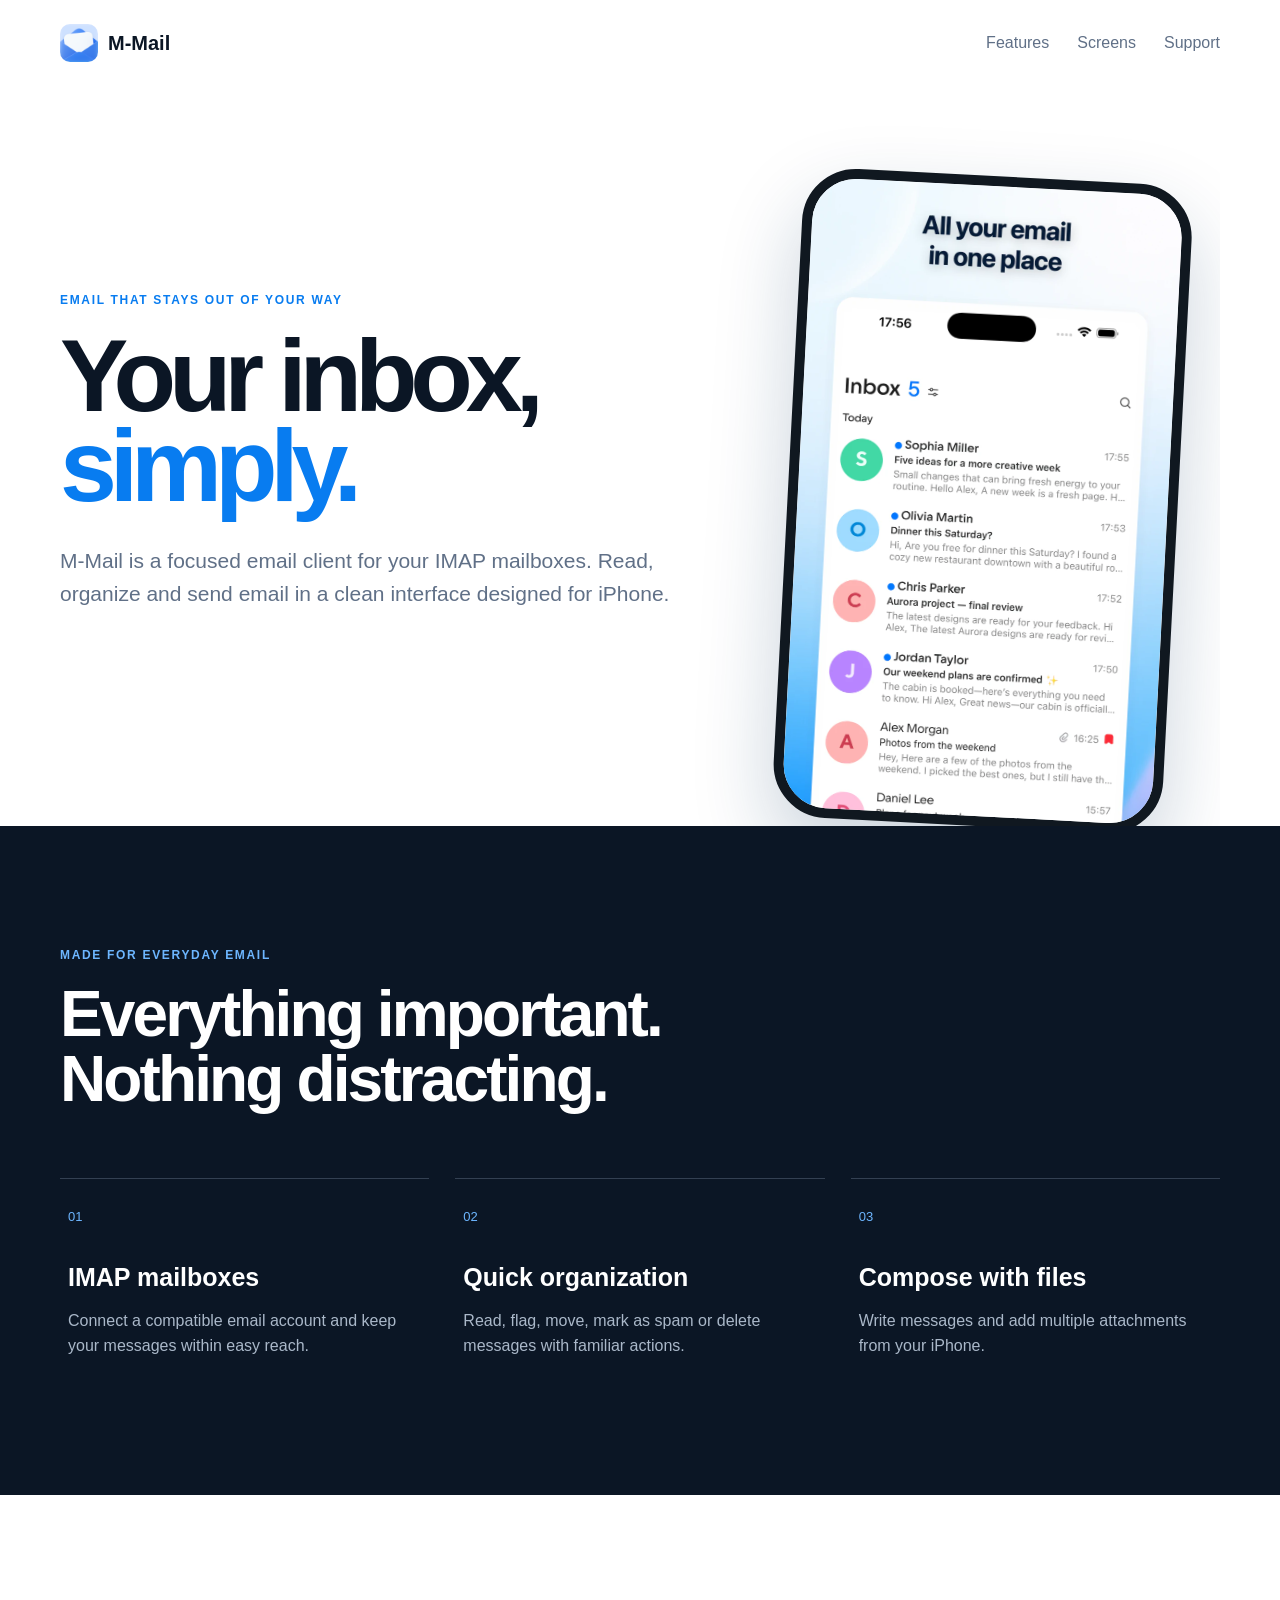
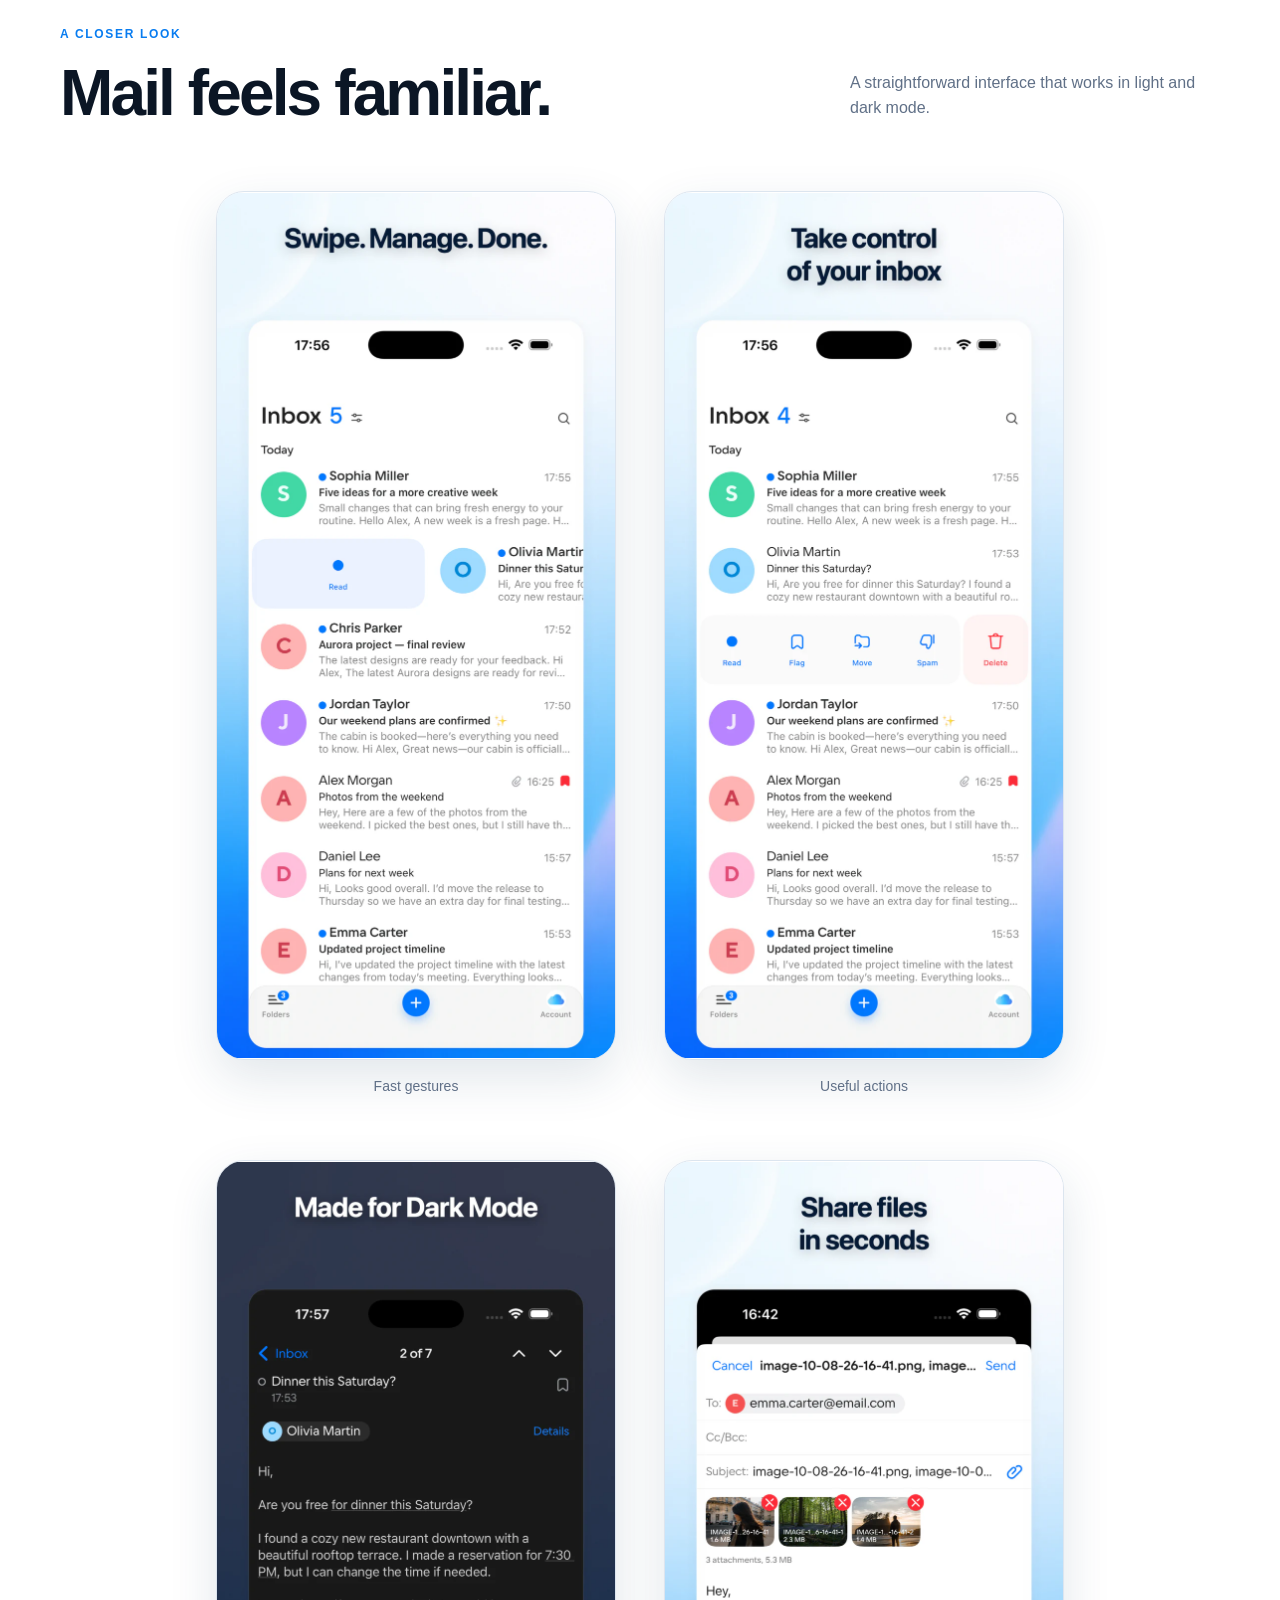
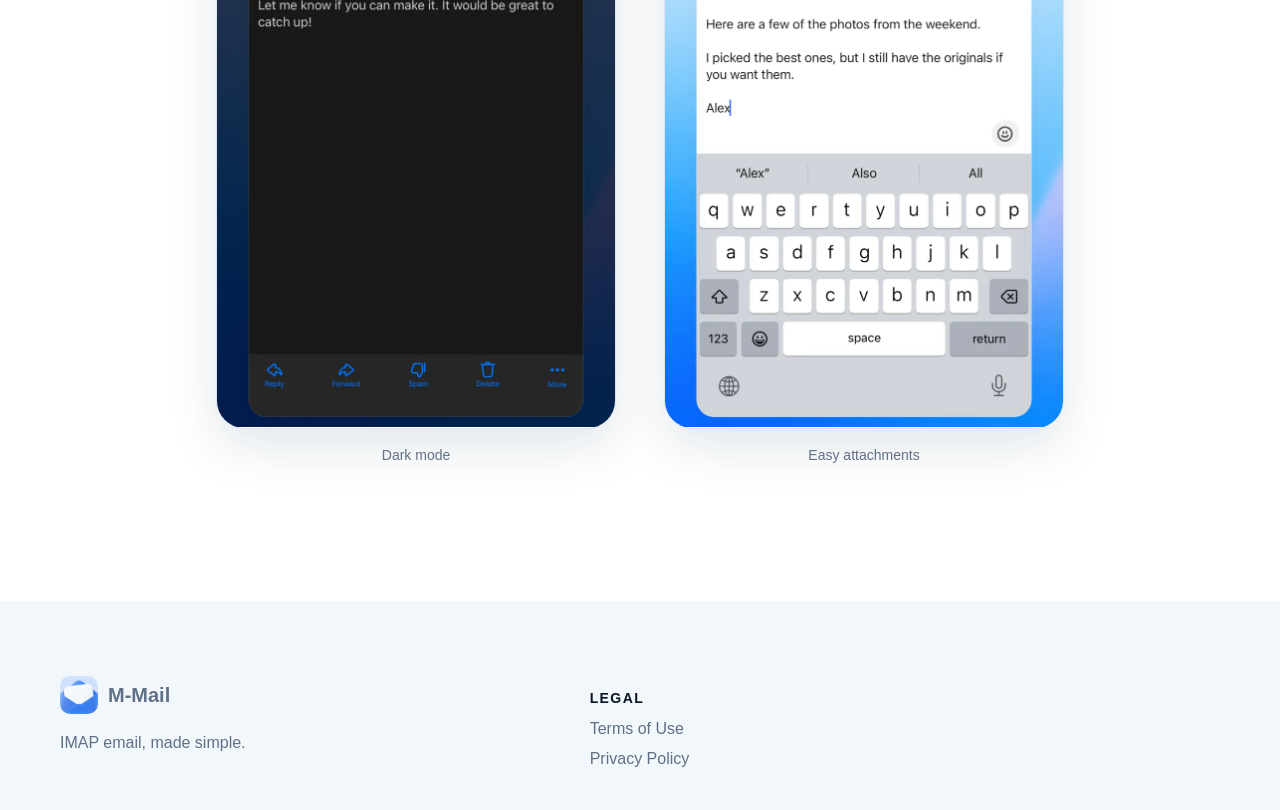
<file: index.html>
<!doctype html>
<html lang="en">
<head>
  <meta charset="utf-8">
  <meta name="viewport" content="width=device-width, initial-scale=1">
  <meta name="description" content="M-Mail is a focused email client for IMAP mailboxes.">
  <meta name="theme-color" content="#087cf0">
  <title>M-Mail — Your inbox, simply</title>
  <link rel="icon" type="image/png" href="assets/app-icon.png">
  <link rel="apple-touch-icon" href="assets/app-icon.png">
  <link rel="stylesheet" href="assets/style.css">
  <link rel="stylesheet" href="assets/icon.css">
</head>
<body>
  <header class="nav wrap">
    <a class="brand" href="./" aria-label="M-Mail home"><img class="logo" src="assets/app-icon.png" alt=""><span>M-Mail</span></a>
    <nav aria-label="Main navigation">
      <a href="#features">Features</a>
      <a href="#screens">Screens</a>
      <a href="mailto:support-mmail@proton.me">Support</a>
    </nav>
  </header>

  <main>
    <section class="hero wrap">
      <div class="hero-copy">
        <p class="eyebrow">Email that stays out of your way</p>
        <h1>Your inbox,<br><span>simply.</span></h1>
        <p class="lead">M-Mail is a focused email client for your IMAP mailboxes. Read, organize and send email in a clean interface designed for iPhone.</p>
      </div>
      <div class="hero-phone" aria-label="M-Mail inbox preview">
        <img src="assets/screens/1.webp" alt="M-Mail inbox on iPhone">
      </div>
    </section>

    <section class="feature-section" id="features">
      <div class="wrap">
        <p class="eyebrow">Made for everyday email</p>
        <h2>Everything important.<br>Nothing distracting.</h2>
        <div class="features">
          <article><span>01</span><h3>IMAP mailboxes</h3><p>Connect a compatible email account and keep your messages within easy reach.</p></article>
          <article><span>02</span><h3>Quick organization</h3><p>Read, flag, move, mark as spam or delete messages with familiar actions.</p></article>
          <article><span>03</span><h3>Compose with files</h3><p>Write messages and add multiple attachments from your iPhone.</p></article>
        </div>
      </div>
    </section>

    <section class="gallery wrap" id="screens">
      <div class="gallery-heading">
        <div><p class="eyebrow">A closer look</p><h2>Mail feels familiar.</h2></div>
        <p>A straightforward interface that works in light and dark mode.</p>
      </div>
      <div class="screens">
        <figure><img src="assets/screens/2.webp" alt="Swipe to mark an email as read" loading="lazy" decoding="async"><figcaption>Fast gestures</figcaption></figure>
        <figure><img src="assets/screens/3.webp" alt="Email actions in M-Mail" loading="lazy" decoding="async"><figcaption>Useful actions</figcaption></figure>
        <figure><img src="assets/screens/4.webp" alt="Reading an email in dark mode" loading="lazy" decoding="async"><figcaption>Dark mode</figcaption></figure>
        <figure><img src="assets/screens/5.webp" alt="Composing email with attachments" loading="lazy" decoding="async"><figcaption>Easy attachments</figcaption></figure>
      </div>
    </section>
  </main>

  <footer>
    <div class="wrap footer-grid">
      <div><a class="brand" href="./"><img class="logo" src="assets/app-icon.png" alt=""><span>M-Mail</span></a><p>IMAP email, made simple.</p></div>
      <div><h3>Legal</h3><a href="terms/">Terms of Use</a><a href="privacy/">Privacy Policy</a></div>
    </div>
  </footer>
</body>
</html>
</file>
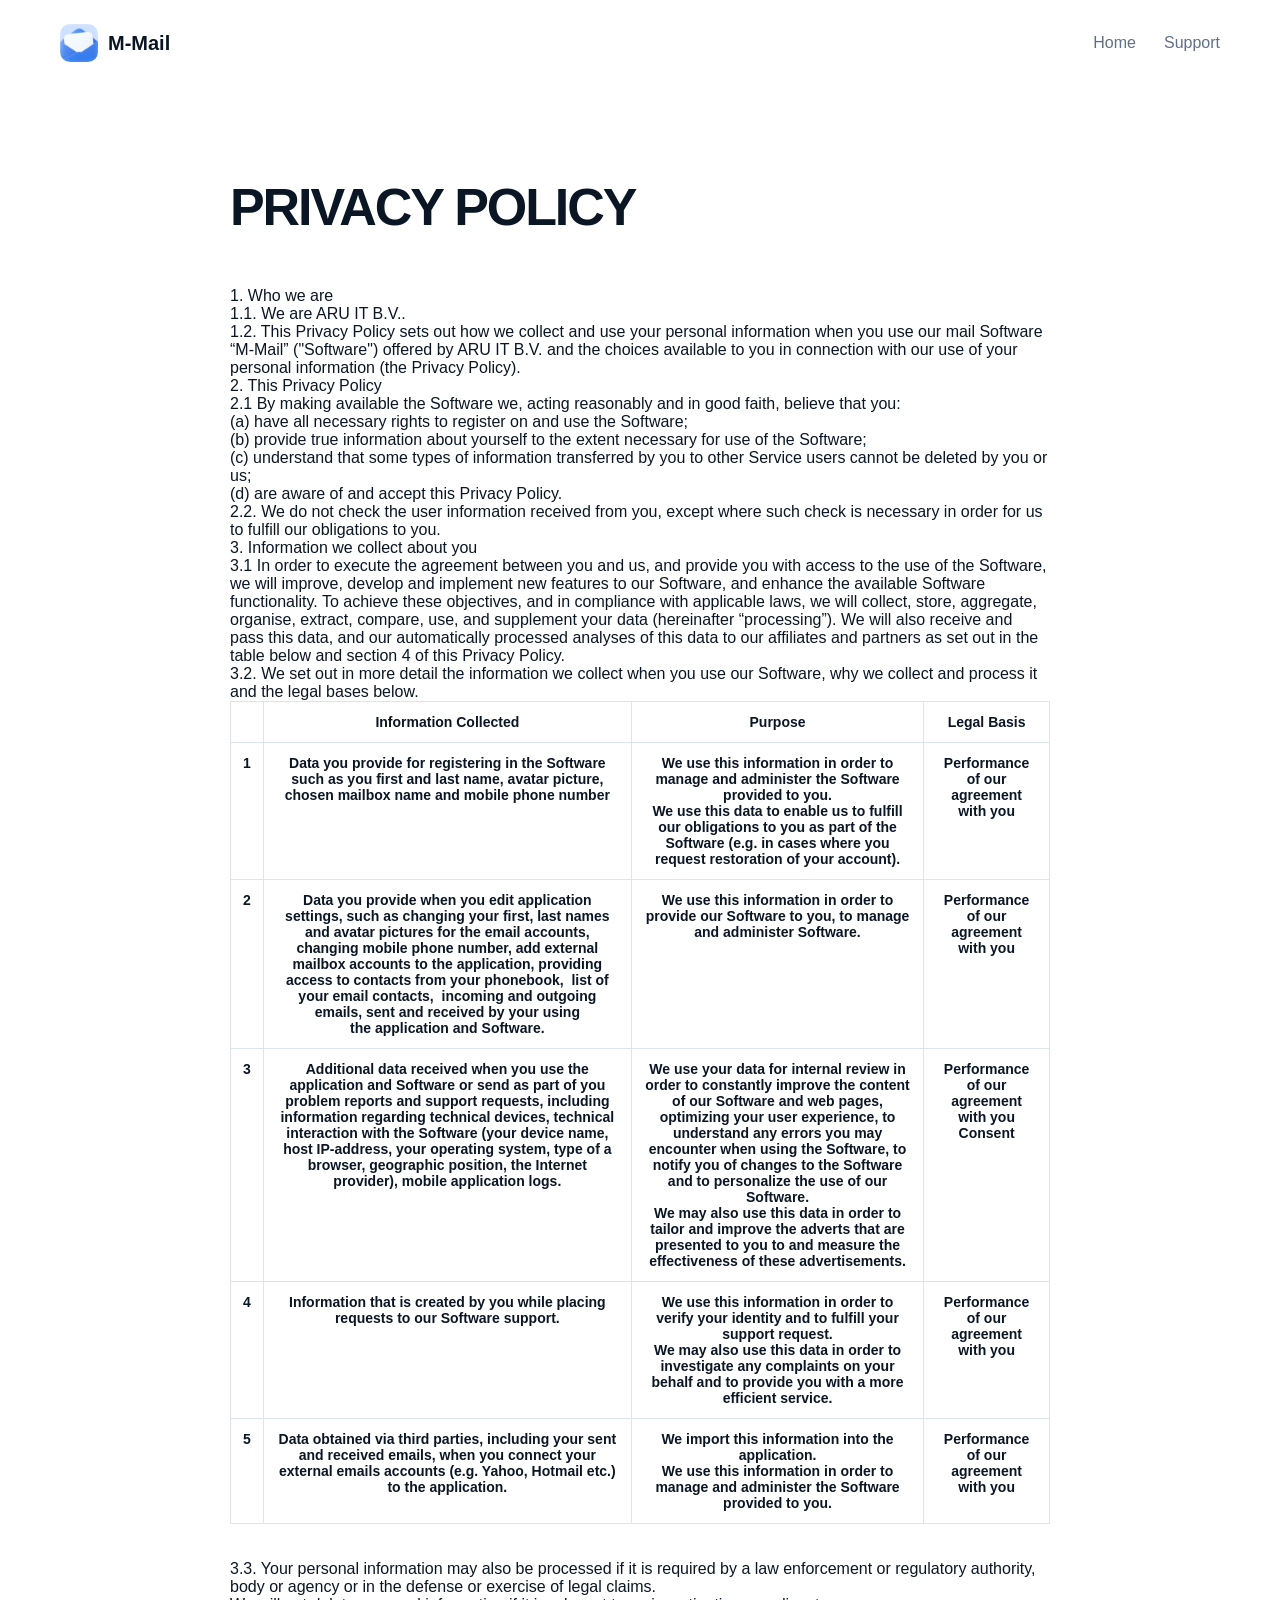
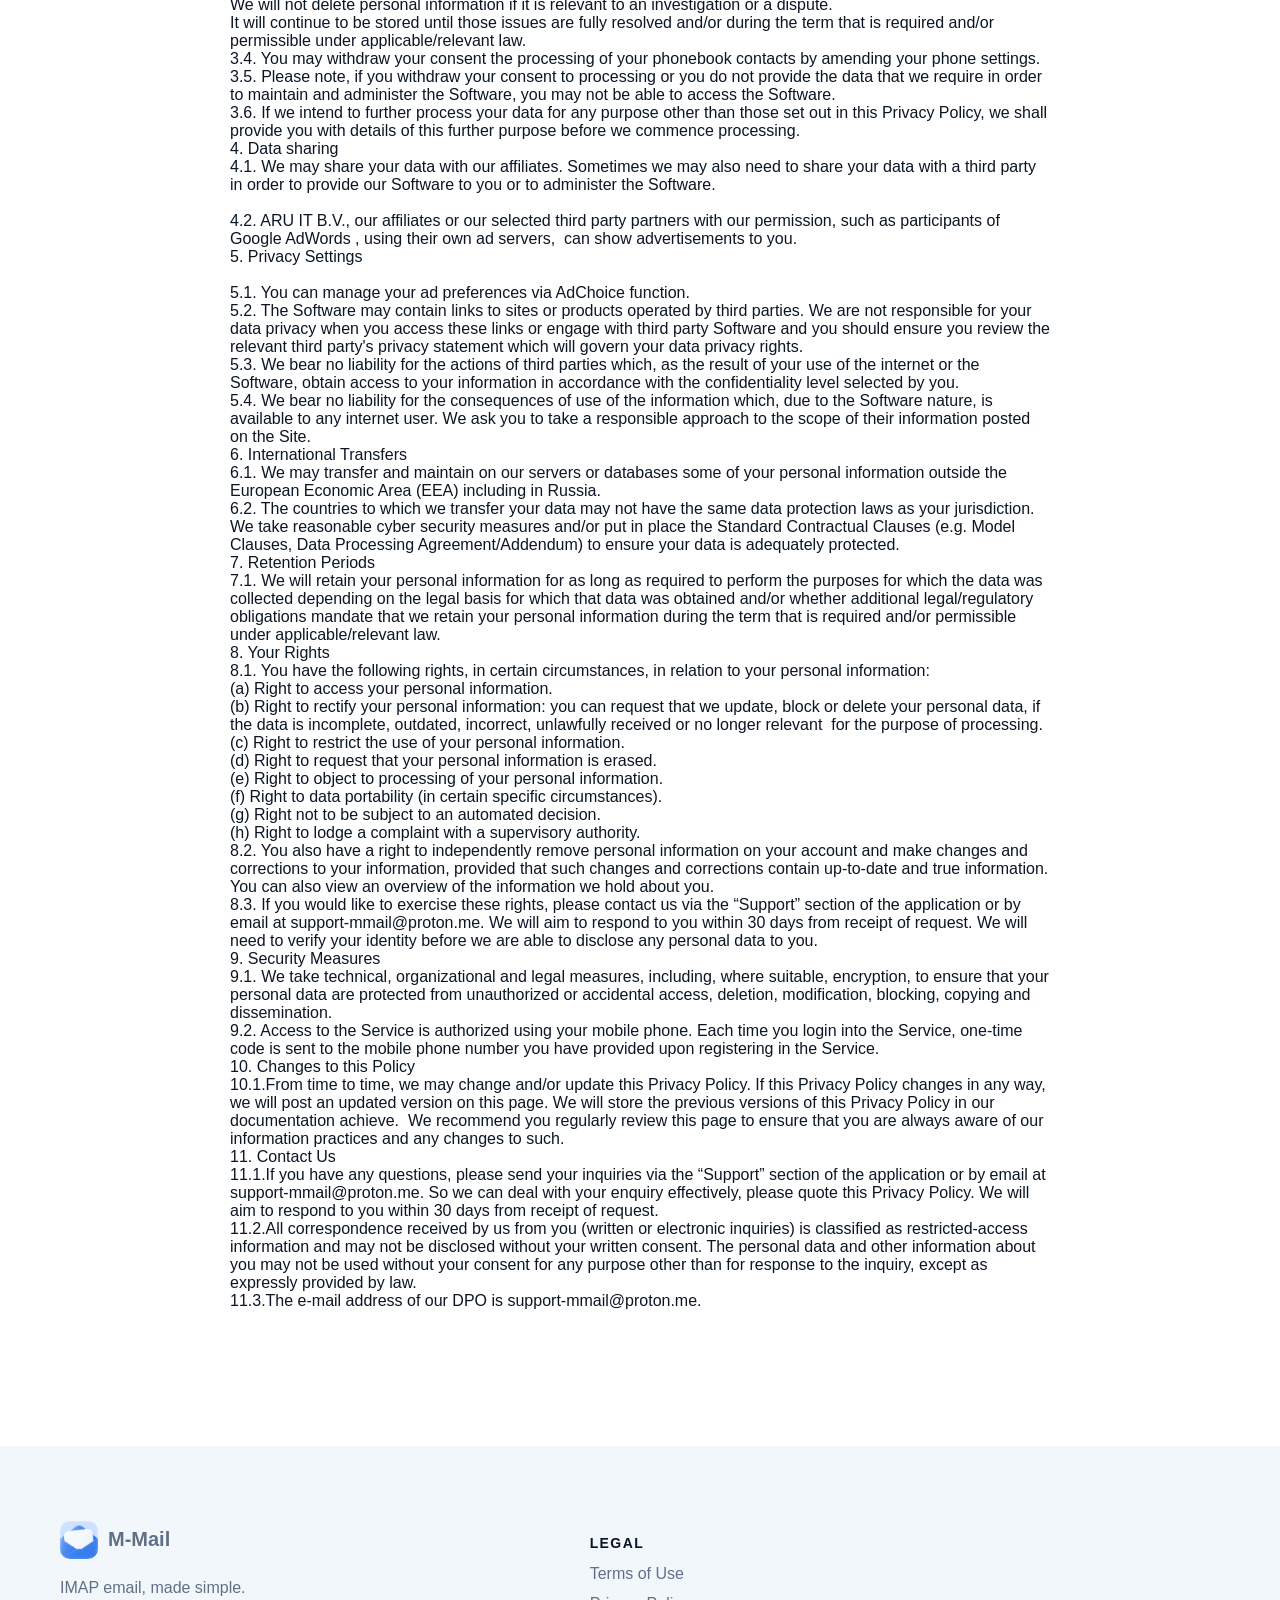
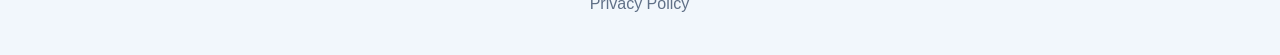
<file: privacy/index.html>
<!doctype html>
<html lang="en"><head><meta charset="utf-8"><meta name="viewport" content="width=device-width, initial-scale=1">
<meta name="theme-color" content="#087cf0"><title>Privacy Policy — M-Mail</title><link rel="icon" type="image/png" href="../assets/app-icon.png"><link rel="apple-touch-icon" href="../assets/app-icon.png"><link rel="stylesheet" href="../assets/style.css"><link rel="stylesheet" href="../assets/icon.css"></head>
<body><header class="nav wrap"><a class="brand" href="../"><img class="logo" src="../assets/app-icon.png" alt=""><span>M-Mail</span></a><nav aria-label="Main navigation"><a href="../">Home</a><a href="mailto:support-mmail@proton.me">Support</a></nav></header>
<main class="legal wrap">
<!--[if lt IE 7]>
            <p class="browsehappy">You are using an <strong>outdated</strong> browser. Please <a href="#">upgrade your browser</a> to improve your experience.</p>
        <![endif]-->

<p><h1>PRIVACY POLICY</h1>
<br/>1. Who we are
<br/>1.1. We are ARU IT B.V..
<br/>1.2. This Privacy Policy sets out how we collect and use your personal information when you use our mail  Software “M-Mail” ("Software") offered by ARU IT B.V. and the choices available to you in connection with our use of your personal information (the Privacy Policy). 
<br/>2. This Privacy Policy
<br/>2.1 By making available the  Software we, acting reasonably and in good faith, believe that you:
<br/>(a) have all necessary rights to register on and use the Software;
<br/>(b) provide true information about yourself to the extent necessary for use of the Software;
<br/>(c) understand that some types of information transferred by you to other Service users cannot be deleted by you or us;
<br/>(d) are aware of and accept this Privacy Policy. 
<br/>2.2. We do not check the user information received from you, except where such check is necessary in order for us to fulfill our obligations to you. 
<br/>3. Information we collect about you
<br/>3.1 In order to execute the agreement between you and us, and provide you with access to the use of the  Software, we will improve, develop and implement new features to our  Software, and enhance the available  Software functionality. To achieve these objectives, and in compliance with applicable laws, we will collect, store, aggregate, organise, extract, compare, use, and supplement your data (hereinafter “processing”). We will also receive and pass this data, and our automatically processed analyses of this data to our affiliates and partners as set out in the table below and section 4 of this Privacy Policy.
<br/>3.2. We set out in more detail the information we collect when you use our  Software, why we collect and process it and the legal bases below.
<br/>
<table>
<tr>
<th></th>
<th>Information Collected</th>
<th>Purpose</th>
<th>Legal Basis</th>
</tr>
<tr>
<th>1</th>
<th>Data you provide for registering in the  Software such as you first and last name, avatar picture, chosen mailbox name and mobile phone number</th>
<th>We use this information in order to manage and administer the  Software provided to you.<br/>We use this data to enable us to fulfill our obligations to you as part of the  Software (e.g. in cases where you request restoration of your account).</th>
<th>Performance of our agreement with you</th>
</tr>
<tr>
<th>2</th>
<th>Data you provide when you edit application settings, such as changing your first, last names and avatar pictures for the email accounts, changing mobile phone number, add external mailbox accounts to the application, providing access to contacts from your phonebook,  list of your email contacts,  incoming and outgoing emails, sent and received by your using the application and  Software.</th>
<th>We use this information in order to provide our  Software to you, to manage and administer  Software.</th>
<th>Performance of our agreement with you</th>
</tr>
<tr>
<th>3</th>
<th>Additional data received when you use the application and  Software or send as part of you problem reports and support requests, including information regarding technical devices, technical interaction with the  Software (your device name, host IP-address, your operating system, type of a browser, geographic position, the Internet provider), mobile application logs.</th>
<th>We use your data for internal review in order to constantly improve the content of our  Software and web pages, optimizing your user experience, to understand any errors you may encounter when using the  Software, to notify you of changes to the  Software and to personalize the use of our  Software.<br/>We may also use this data in order to tailor and improve the adverts that are presented to you to and measure the effectiveness of these advertisements.</th>
<th>Performance of our agreement with you<br/>Consent</th>
</tr>
<tr>
<th>4</th>
<th>Information that is created by you while placing requests to our  Software support.</th>
<th>We use this information in order to verify your identity and to fulfill your support request.<br/>We may also use this data in order to investigate any complaints on your behalf and to provide you with a more efficient service.</th>
<th>Performance of our agreement with you</th>
</tr>
<tr>
<th>5</th>
<th>Data obtained via third parties, including your sent and received emails, when you connect your external emails accounts (e.g. Yahoo, Hotmail etc.) to the application.</th>
<th>We import this information into the application.<br/>We use this information in order to manage and administer the  Software provided to you.</th>
<th>Performance of our agreement with you</th>
</tr>
</table>
<br/>
<br/>3.3. Your personal information may also be processed if it is required by a law enforcement or regulatory authority, body or agency or in the defense or exercise of legal claims. 
<br/>We will not delete personal information if it is relevant to an investigation or a dispute.
<br/>It will continue to be stored until those issues are fully resolved and/or during the term that is required and/or permissible under applicable/relevant law.
<br/>3.4. You may withdraw your consent the processing of your phonebook contacts by amending your phone settings. 
<br/>3.5. Please note, if you withdraw your consent to processing or you do not provide the data that we require in order to maintain and administer the  Software, you may not be able to access the  Software.
<br/>3.6. If we intend to further process your data for any purpose other than those set out in this Privacy Policy, we shall provide you with details of this further purpose before we commence processing.
<br/>4. Data sharing
<br/>4.1. We may share your data with our affiliates. Sometimes we may also need to share your data with a third party in order to provide our  Software to you or to administer the  Software.
<br/>
<br/>4.2. ARU IT B.V., our affiliates or our selected third party partners with our permission, such as participants of Google AdWords , using their own ad servers,  can show advertisements to you.
<br/>5. Privacy Settings
<br/>
<br/>5.1. You can manage your ad preferences via AdChoice function.
<br/>5.2. The  Software may contain links to sites or products operated by third parties. We are not responsible for your data privacy when you access these links or engage with third party  Software and you should ensure you review the relevant third party's privacy statement which will govern your data privacy rights. 
<br/>5.3. We bear no liability for the actions of third parties which, as the result of your use of the internet or the  Software, obtain access to your information in accordance with the confidentiality level selected by you. 
<br/>5.4. We bear no liability for the consequences of use of the information which, due to the  Software nature, is available to any internet user. We ask you to take a responsible approach to the scope of their information posted on the Site. 
<br/>6. International Transfers
<br/>6.1. We may transfer and maintain on our servers or databases some of your personal information outside the European Economic Area (EEA) including in Russia.
<br/>6.2. The countries to which we transfer your data may not have the same data protection laws as your jurisdiction. We take reasonable cyber security measures and/or put in place the Standard Contractual Clauses (e.g. Model Clauses, Data Processing Agreement/Addendum) to ensure your data is adequately protected.
<br/>7. Retention Periods
<br/>7.1. We will retain your personal information for as long as required to perform the purposes for which the data was collected depending on the legal basis for which that data was obtained and/or whether additional legal/regulatory obligations mandate that we retain your personal information during the term that is required and/or permissible under applicable/relevant law.
<br/>8. Your Rights 
<br/>8.1. You have the following rights, in certain circumstances, in relation to your personal information:
<br/>(a) Right to access your personal information.
<br/>(b) Right to rectify your personal information: you can request that we update, block or delete your personal data, if the data is incomplete, outdated, incorrect, unlawfully received or no longer relevant  for the purpose of processing. 
<br/>(c) Right to restrict the use of your personal information.
<br/>(d) Right to request that your personal information is erased. 
<br/>(e) Right to object to processing of your personal information. 
<br/>(f) Right to data portability (in certain specific circumstances).
<br/>(g) Right not to be subject to an automated decision. 
<br/>(h) Right to lodge a complaint with a supervisory authority. 
<br/>8.2. You also have a right to independently remove personal information on your account and make changes and corrections to your information, provided that such changes and corrections contain up-to-date and true information. You can also view an overview of the information we hold about you. 
<br/>8.3. If you would like to exercise these rights, please contact us via the “Support” section of the application or by email at support-mmail@proton.me. We will aim to respond to you within 30 days from receipt of request. We will need to verify your identity before we are able to disclose any personal data to you. 
<br/>9. Security Measures 
<br/>9.1. We take technical, organizational and legal measures, including, where suitable, encryption, to ensure that your personal data are protected from unauthorized or accidental access, deletion, modification, blocking, copying and dissemination. 
<br/>9.2. Access to the Service is authorized using your mobile phone. Each time you login into the Service, one-time code is sent to the mobile phone number you have provided upon registering in the Service.
<br/>10. Changes to this Policy
<br/>10.1.From time to time, we may change and/or update this Privacy Policy. If this Privacy Policy changes in any way, we will post an updated version on this page. We will store the previous versions of this Privacy Policy in our documentation achieve.  We recommend you regularly review this page to ensure that you are always aware of our information practices and any changes to such.
<br/>11. Contact Us
<br/>11.1.If you have any questions, please send your inquiries via the “Support” section of the application or by email at support-mmail@proton.me. So we can deal with your enquiry effectively, please quote this Privacy Policy. We will aim to respond to you within 30 days from receipt of request.  
<br/>11.2.All correspondence received by us from you (written or electronic inquiries) is classified as restricted-access information and may not be disclosed without your written consent. The personal data and other information about you may not be used without your consent for any purpose other than for response to the inquiry, except as expressly provided by law.
<br/>11.3.The e-mail address of our DPO is support-mmail@proton.me.
        </p>
</main>
<footer><div class="wrap footer-grid"><div><a class="brand" href="../"><img class="logo" src="../assets/app-icon.png" alt=""><span>M-Mail</span></a><p>IMAP email, made simple.</p></div><div><h3>Legal</h3><a href="../terms/">Terms of Use</a><a href="../privacy/">Privacy Policy</a></div></div></footer>
</body></html>
</file>
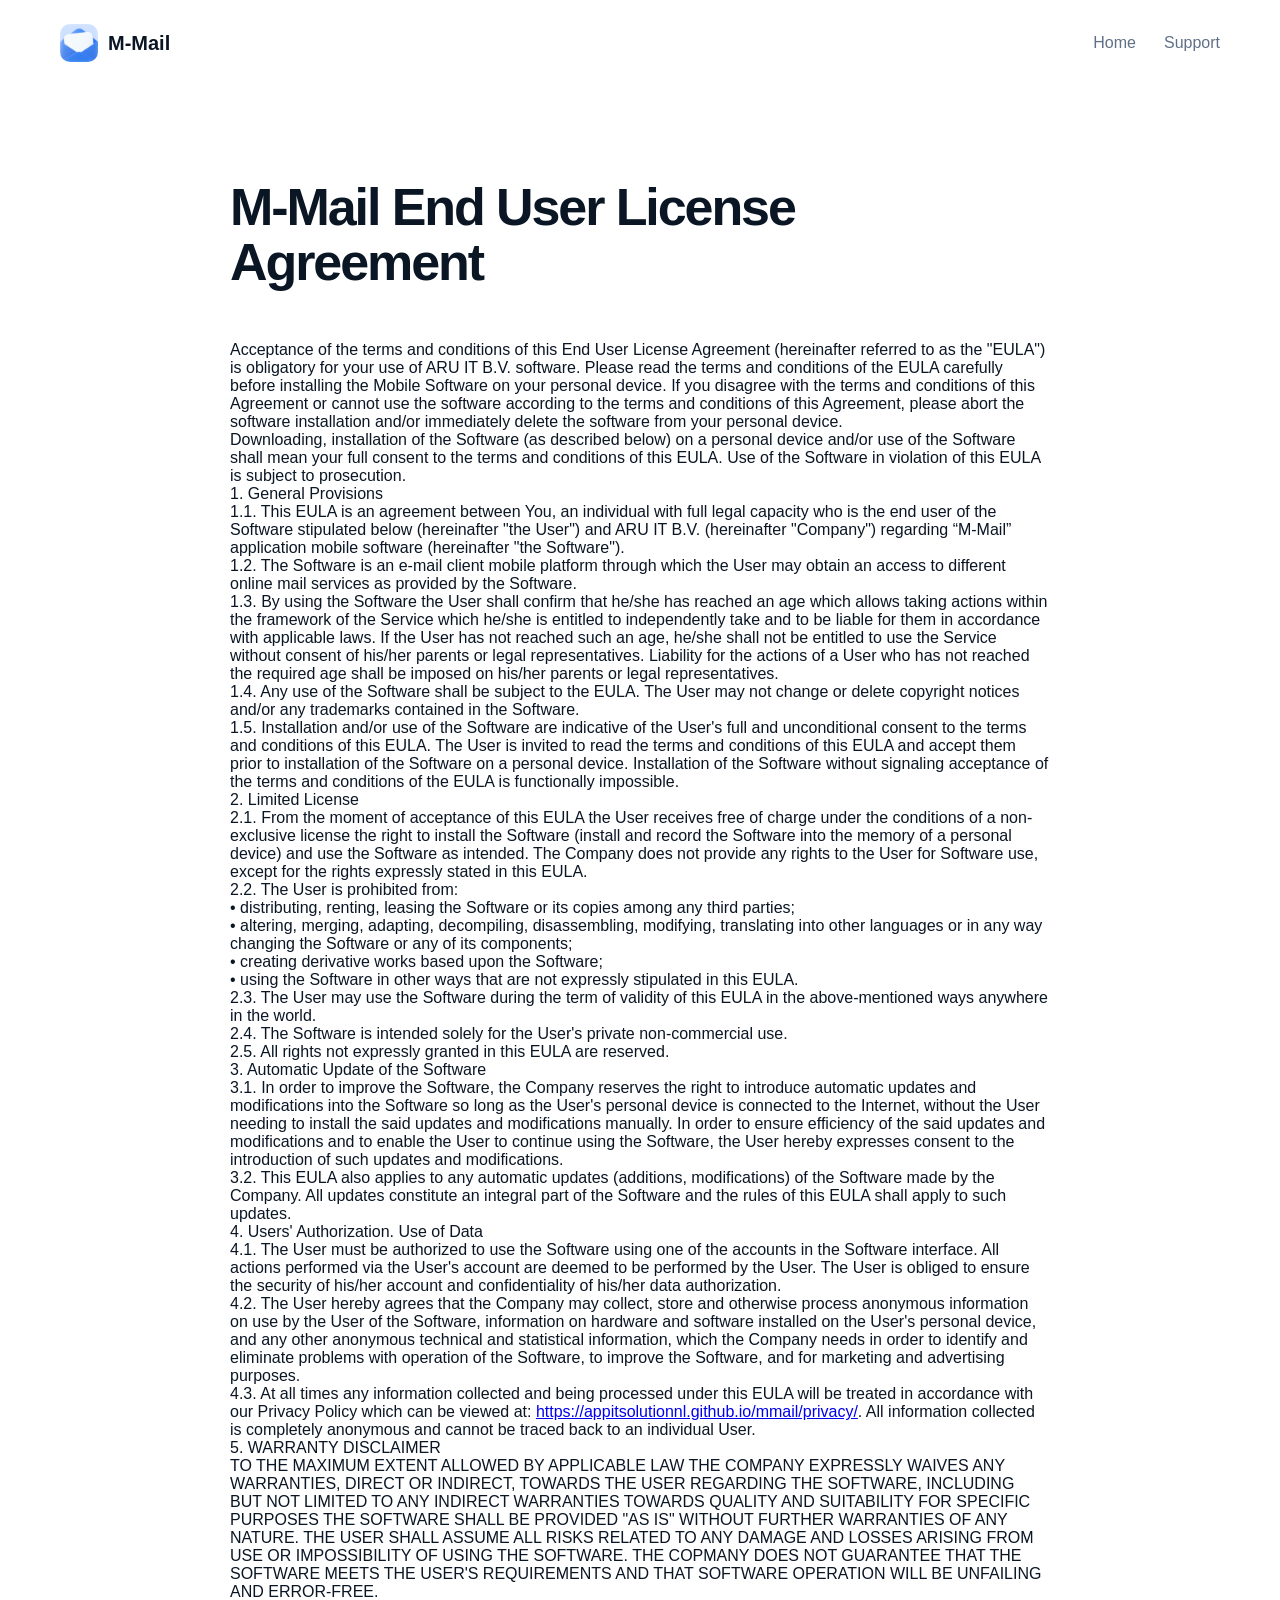
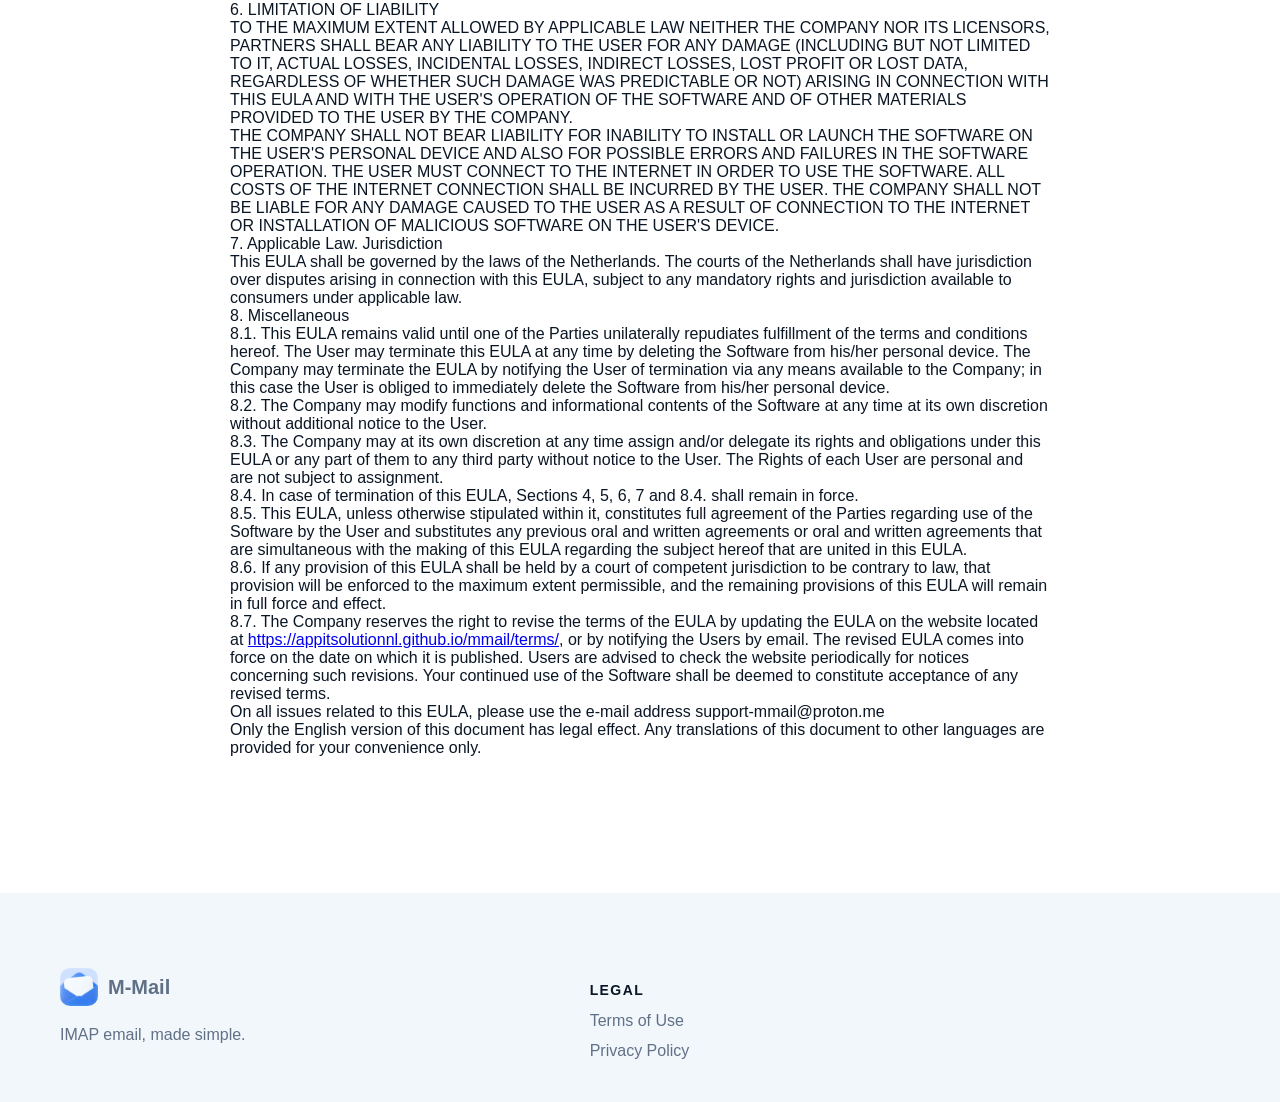
<file: terms/index.html>
<!doctype html>
<html lang="en"><head><meta charset="utf-8"><meta name="viewport" content="width=device-width, initial-scale=1">
<meta name="theme-color" content="#087cf0"><title>Terms of Use — M-Mail</title><link rel="icon" type="image/png" href="../assets/app-icon.png"><link rel="apple-touch-icon" href="../assets/app-icon.png"><link rel="stylesheet" href="../assets/style.css"><link rel="stylesheet" href="../assets/icon.css"></head>
<body><header class="nav wrap"><a class="brand" href="../"><img class="logo" src="../assets/app-icon.png" alt=""><span>M-Mail</span></a><nav aria-label="Main navigation"><a href="../">Home</a><a href="mailto:support-mmail@proton.me">Support</a></nav></header>
<main class="legal wrap">
<!--[if lt IE 7]>
            <p class="browsehappy">You are using an <strong>outdated</strong> browser. Please <a href="#">upgrade your browser</a> to improve your experience.</p>
        <![endif]-->

<p><h1>M-Mail End User License Agreement</h1>
<br/>Acceptance of the terms and conditions of this End User License Agreement (hereinafter referred to as the "EULA") is obligatory for your use of ARU IT B.V. software. Please read the terms and conditions of the EULA carefully before installing the Mobile Software on your personal device. If you disagree with the terms and conditions of this Agreement or cannot use the software according to the terms and conditions of this Agreement, please abort the software installation and/or immediately delete the software from your personal device.
<br/>Downloading, installation of the Software (as described below) on a personal device and/or use of the Software shall mean your full consent to the terms and conditions of this EULA. Use of the Software in violation of this EULA is subject to prosecution.
<br/>1. General Provisions
<br/>1.1. This EULA is an agreement between You, an individual with full legal capacity who is the end user of the Software stipulated below (hereinafter "the User") and ARU IT B.V. (hereinafter "Company") regarding “M-Mail” application mobile software (hereinafter "the Software").
<br/>1.2. The Software is an e-mail client mobile platform through which the User may obtain an access to different online mail services as provided by the Software.
<br/>1.3. By using the Software the User shall confirm that he/she has reached an age which allows taking actions within the framework of the Service which he/she is entitled to independently take and to be liable for them in accordance with applicable laws. If the User has not reached such an age, he/she shall not be entitled to use the Service without consent of his/her parents or legal representatives. Liability for the actions of a User who has not reached the required age shall be imposed on his/her parents or legal representatives.
<br/>1.4. Any use of the Software shall be subject to the EULA. The User may not change or delete copyright notices and/or any trademarks contained in the Software.
<br/>1.5. Installation and/or use of the Software are indicative of the User's full and unconditional consent to the terms and conditions of this EULA. The User is invited to read the terms and conditions of this EULA and accept them prior to installation of the Software on a personal device. Installation of the Software without signaling acceptance of the terms and conditions of the EULA is functionally impossible.
<br/>2. Limited License
<br/>2.1. From the moment of acceptance of this EULA the User receives free of charge under the conditions of a non-exclusive license the right to install the Software (install and record the Software into the memory of a personal device) and use the Software as intended. The Company does not provide any rights to the User for Software use, except for the rights expressly stated in this EULA.
<br/>2.2. The User is prohibited from:
<br/>	•	distributing, renting, leasing the Software or its copies among any third parties;
    <br/>	•	altering, merging, adapting, decompiling, disassembling, modifying, translating into other languages or in any way changing the Software or any of its components;
    <br/>	•	creating derivative works based upon the Software;
    <br/>	•	using the Software in other ways that are not expressly stipulated in this EULA.
    <br/>2.3. The User may use the Software during the term of validity of this EULA in the above-mentioned ways anywhere in the world.
<br/>2.4. The Software is intended solely for the User's private non-commercial use.
<br/>2.5. All rights not expressly granted in this EULA are reserved.
<br/>3. Automatic Update of the Software
<br/>3.1. In order to improve the Software, the Company reserves the right to introduce automatic updates and modifications into the Software so long as the User's personal device is connected to the Internet, without the User needing to install the said updates and modifications manually. In order to ensure efficiency of the said updates and modifications and to enable the User to continue using the Software, the User hereby expresses consent to the introduction of such updates and modifications.
<br/>3.2. This EULA also applies to any automatic updates (additions, modifications) of the Software made by the Company. All updates constitute an integral part of the Software and the rules of this EULA shall apply to such updates.
<br/>4. Users' Authorization. Use of Data
<br/>4.1. The User must be authorized to use the Software using one of the accounts in the Software interface. All actions performed via the User's account are deemed to be performed by the User. The User is obliged to ensure the security of his/her account and confidentiality of his/her data authorization.
<br/>4.2. The User hereby agrees that the Company may collect, store and otherwise process anonymous information on use by the User of the Software, information on hardware and software installed on the User's personal device, and any other anonymous technical and statistical information, which the Company needs in order to identify and eliminate problems with operation of the Software, to improve the Software, and for marketing and advertising purposes. 
<br/>4.3. At all times any information collected and being processed under this EULA will be treated in accordance with our Privacy Policy which can be viewed at: <a href="https://appitsolutionnl.github.io/mmail/privacy/">https://appitsolutionnl.github.io/mmail/privacy/</a>. All information collected is completely anonymous and cannot be traced back to an individual User.
<br/>5. WARRANTY DISCLAIMER
<br/>TO THE MAXIMUM EXTENT ALLOWED BY APPLICABLE LAW THE COMPANY EXPRESSLY WAIVES ANY WARRANTIES, DIRECT OR INDIRECT, TOWARDS THE USER REGARDING THE SOFTWARE, INCLUDING BUT NOT LIMITED TO ANY INDIRECT WARRANTIES TOWARDS QUALITY AND SUITABILITY FOR SPECIFIC PURPOSES THE SOFTWARE SHALL BE PROVIDED "AS IS" WITHOUT FURTHER WARRANTIES OF ANY NATURE. THE USER SHALL ASSUME ALL RISKS RELATED TO ANY DAMAGE AND LOSSES ARISING FROM USE OR IMPOSSIBILITY OF USING THE SOFTWARE. THE COPMANY DOES NOT GUARANTEE THAT THE SOFTWARE MEETS THE USER'S REQUIREMENTS AND THAT SOFTWARE OPERATION WILL BE UNFAILING AND ERROR-FREE.
<br/>6. LIMITATION OF LIABILITY
<br/>TO THE MAXIMUM EXTENT ALLOWED BY APPLICABLE LAW NEITHER THE COMPANY NOR ITS LICENSORS, PARTNERS SHALL BEAR ANY LIABILITY TO THE USER FOR ANY DAMAGE (INCLUDING BUT NOT LIMITED TO IT, ACTUAL LOSSES, INCIDENTAL LOSSES, INDIRECT LOSSES, LOST PROFIT OR LOST DATA, REGARDLESS OF WHETHER SUCH DAMAGE WAS PREDICTABLE OR NOT) ARISING IN CONNECTION WITH THIS EULA AND WITH THE USER'S OPERATION OF THE SOFTWARE AND OF OTHER MATERIALS PROVIDED TO THE USER BY THE COMPANY.
<br/>THE COMPANY SHALL NOT BEAR LIABILITY FOR INABILITY TO INSTALL OR LAUNCH THE SOFTWARE ON THE USER'S PERSONAL DEVICE AND ALSO FOR POSSIBLE ERRORS AND FAILURES IN THE SOFTWARE OPERATION. THE USER MUST CONNECT TO THE INTERNET IN ORDER TO USE THE SOFTWARE. ALL COSTS OF THE INTERNET CONNECTION SHALL BE INCURRED BY THE USER. THE COMPANY SHALL NOT BE LIABLE FOR ANY DAMAGE CAUSED TO THE USER AS A RESULT OF CONNECTION TO THE INTERNET OR INSTALLATION OF MALICIOUS SOFTWARE ON THE USER'S DEVICE.
<br/>7. Applicable Law. Jurisdiction
<br/>This EULA shall be governed by the laws of the Netherlands. The courts of the Netherlands shall have jurisdiction over disputes arising in connection with this EULA, subject to any mandatory rights and jurisdiction available to consumers under applicable law.
<br/>8. Miscellaneous
<br/>8.1. This EULA remains valid until one of the Parties unilaterally repudiates fulfillment of the terms and conditions hereof. The User may terminate this EULA at any time by deleting the Software from his/her personal device. The Company may terminate the EULA by notifying the User of termination via any means available to the Company; in this case the User is obliged to immediately delete the Software from his/her personal device.
<br/>8.2. The Company may modify functions and informational contents of the Software at any time at its own discretion without additional notice to the User.
<br/>8.3. The Company may at its own discretion at any time assign and/or delegate its rights and obligations under this EULA or any part of them to any third party without notice to the User. The Rights of each User are personal and are not subject to assignment.
<br/>8.4. In case of termination of this EULA, Sections 4, 5, 6, 7 and 8.4. shall remain in force.
<br/>8.5. This EULA, unless otherwise stipulated within it, constitutes full agreement of the Parties regarding use of the Software by the User and substitutes any previous oral and written agreements or oral and written agreements that are simultaneous with the making of this EULA regarding the subject hereof that are united in this EULA.
<br/>8.6. If any provision of this EULA shall be held by a court of competent jurisdiction to be contrary to law, that provision will be enforced to the maximum extent permissible, and the remaining provisions of this EULA will remain in full force and effect.
<br/>8.7. The Company reserves the right to revise the terms of the EULA by updating the EULA on the website located at <a href="https://appitsolutionnl.github.io/mmail/terms/">https://appitsolutionnl.github.io/mmail/terms/</a>, or by notifying the Users by email. The revised EULA comes into force on the date on which it is published. Users are advised to check the website periodically for notices concerning such revisions. Your continued use of the Software shall be deemed to constitute acceptance of any revised terms.
<br/>On all issues related to this EULA, please use the e-mail address support-mmail@proton.me
<br/>Only the English version of this document has legal effect. Any translations of this document to other languages are provided for your convenience only.
<br/>
</p>
</main>
<footer><div class="wrap footer-grid"><div><a class="brand" href="../"><img class="logo" src="../assets/app-icon.png" alt=""><span>M-Mail</span></a><p>IMAP email, made simple.</p></div><div><h3>Legal</h3><a href="../terms/">Terms of Use</a><a href="../privacy/">Privacy Policy</a></div></div></footer>
</body></html>
</file>
<file: assets/style.css>
:root{--blue:#087cf0;--ink:#0b1625;--muted:#607087;--line:#dce5ef;--soft:#f2f7fc}*{box-sizing:border-box}html{scroll-behavior:smooth}body{margin:0;font-family:-apple-system,BlinkMacSystemFont,"Segoe UI",sans-serif;color:var(--ink);background:#fff}.wrap{width:min(1160px,calc(100% - 40px));margin:auto}.nav{height:86px;display:flex;align-items:center;justify-content:space-between}.brand{display:flex;align-items:center;gap:10px;color:var(--ink);text-decoration:none;font-size:20px;font-weight:700}.logo{width:38px;height:38px;display:grid;place-items:center;background:var(--blue);color:#fff;border-radius:12px}.nav nav{display:flex;gap:28px}.nav nav a,.footer-grid a{color:var(--muted);text-decoration:none}.nav nav a:hover,.footer-grid a:hover{color:var(--blue)}.hero{min-height:740px;display:grid;grid-template-columns:1fr 430px;gap:90px;align-items:center;overflow:hidden}.eyebrow{text-transform:uppercase;letter-spacing:.14em;font-size:12px;font-weight:800;color:var(--blue)}h1{font-size:clamp(64px,8vw,108px);line-height:.88;letter-spacing:-.07em;margin:24px 0 34px}h1 span{color:var(--blue)}.lead{font-size:21px;line-height:1.55;color:var(--muted);max-width:620px}.button{display:inline-block;margin-top:18px;padding:15px 22px;color:#fff;background:var(--blue);border-radius:12px;text-decoration:none;font-weight:700}.availability{display:inline-block;margin-left:16px;color:var(--muted);font-size:14px}.hero-phone{width:390px;height:650px;border-radius:54px;overflow:hidden;box-shadow:0 34px 80px rgba(13,54,94,.22);border:10px solid #101820;transform:rotate(3deg) translateY(45px);background:#fff}.hero-phone img{width:100%;display:block}.feature-section{background:var(--ink);color:#fff;padding:110px 0}.feature-section .eyebrow{color:#6db6ff}.feature-section h2,.gallery h2{font-size:clamp(42px,5vw,70px);line-height:1.02;letter-spacing:-.045em;margin:20px 0 65px}.features{display:grid;grid-template-columns:repeat(3,1fr);gap:26px}.features article{border-top:1px solid #334052;padding:28px 8px 10px}.features article span{color:#6db6ff;font-size:13px}.features h3{font-size:25px;margin:38px 0 14px}.features p{color:#aab8c9;line-height:1.6}.gallery{padding:120px 0}.gallery-heading{display:flex;align-items:end;justify-content:space-between;gap:40px}.gallery-heading>p{max-width:370px;color:var(--muted);line-height:1.6;margin-bottom:70px}.screens{display:grid;grid-template-columns:repeat(4,1fr);gap:22px;align-items:start}.screens figure{margin:0}.screens img{display:block;width:100%;border-radius:28px;box-shadow:0 18px 48px rgba(30,68,104,.13);border:1px solid var(--line)}.screens figure:nth-child(even){margin-top:55px}.screens figcaption{text-align:center;color:var(--muted);font-size:14px;padding:18px}footer{background:var(--soft);padding:75px 0 30px}.footer-grid{display:grid;grid-template-columns:1.4fr .7fr 1fr;gap:60px}.footer-grid h3{font-size:14px;text-transform:uppercase;letter-spacing:.1em}.footer-grid>div>a:not(.brand){display:block;margin:12px 0}.footer-grid p{color:var(--muted);line-height:1.65}.copyright{border-top:1px solid var(--line);margin-top:55px;padding-top:24px;color:var(--muted);font-size:13px}.legal{padding:70px 0 120px;max-width:820px}.legal h1{font-size:52px;line-height:1.05;letter-spacing:-.04em}.legal h2{font-size:23px;margin:38px 0 12px}.legal p,.legal li{line-height:1.7;color:#344359}.legal table{border-collapse:collapse;width:100%;font-size:14px}.legal td,.legal th{border:1px solid var(--line);padding:12px;vertical-align:top}.legal-meta{color:var(--muted)}@media(max-width:850px){.nav nav a:not(:last-child){display:none}.hero{grid-template-columns:1fr;min-height:auto;padding:80px 0}.hero-phone{width:min(370px,88vw);height:600px;margin:auto;transform:rotate(2deg)}.features{grid-template-columns:1fr}.gallery-heading{display:block}.gallery-heading>p{margin-bottom:45px}.screens{grid-template-columns:repeat(2,1fr)}.footer-grid{grid-template-columns:1fr}.availability{display:block;margin:15px 0}.legal h1{font-size:40px}}@media(max-width:480px){.wrap{width:min(100% - 28px,1160px)}.hero{padding-top:45px}h1{font-size:62px}.lead{font-size:18px}.hero-phone{height:520px}.screens{gap:12px}.screens img{border-radius:18px}.screens figure:nth-child(even){margin-top:30px}.feature-section,.gallery{padding:80px 0}}
</file>
<file: assets/icon.css>
.logo {
  display: block !important;
  object-fit: cover !important;
  background: none !important;
  color: transparent !important;
  border-radius: 10px !important;
}

/* Keep the portrait screenshots large enough to read without distortion. */
.screens {
  grid-template-columns: repeat(2, minmax(0, 400px));
  justify-content: center;
  gap: 48px;
}

.screens figure:nth-child(even) {
  margin-top: 0;
}

.screens img,
.hero-phone img {
  width: 100%;
  height: auto !important;
  aspect-ratio: 1320 / 2868;
  object-fit: contain;
}

@media (max-width: 700px) {
  .screens {
    grid-template-columns: minmax(0, 400px);
    gap: 30px;
  }
}
</file>
